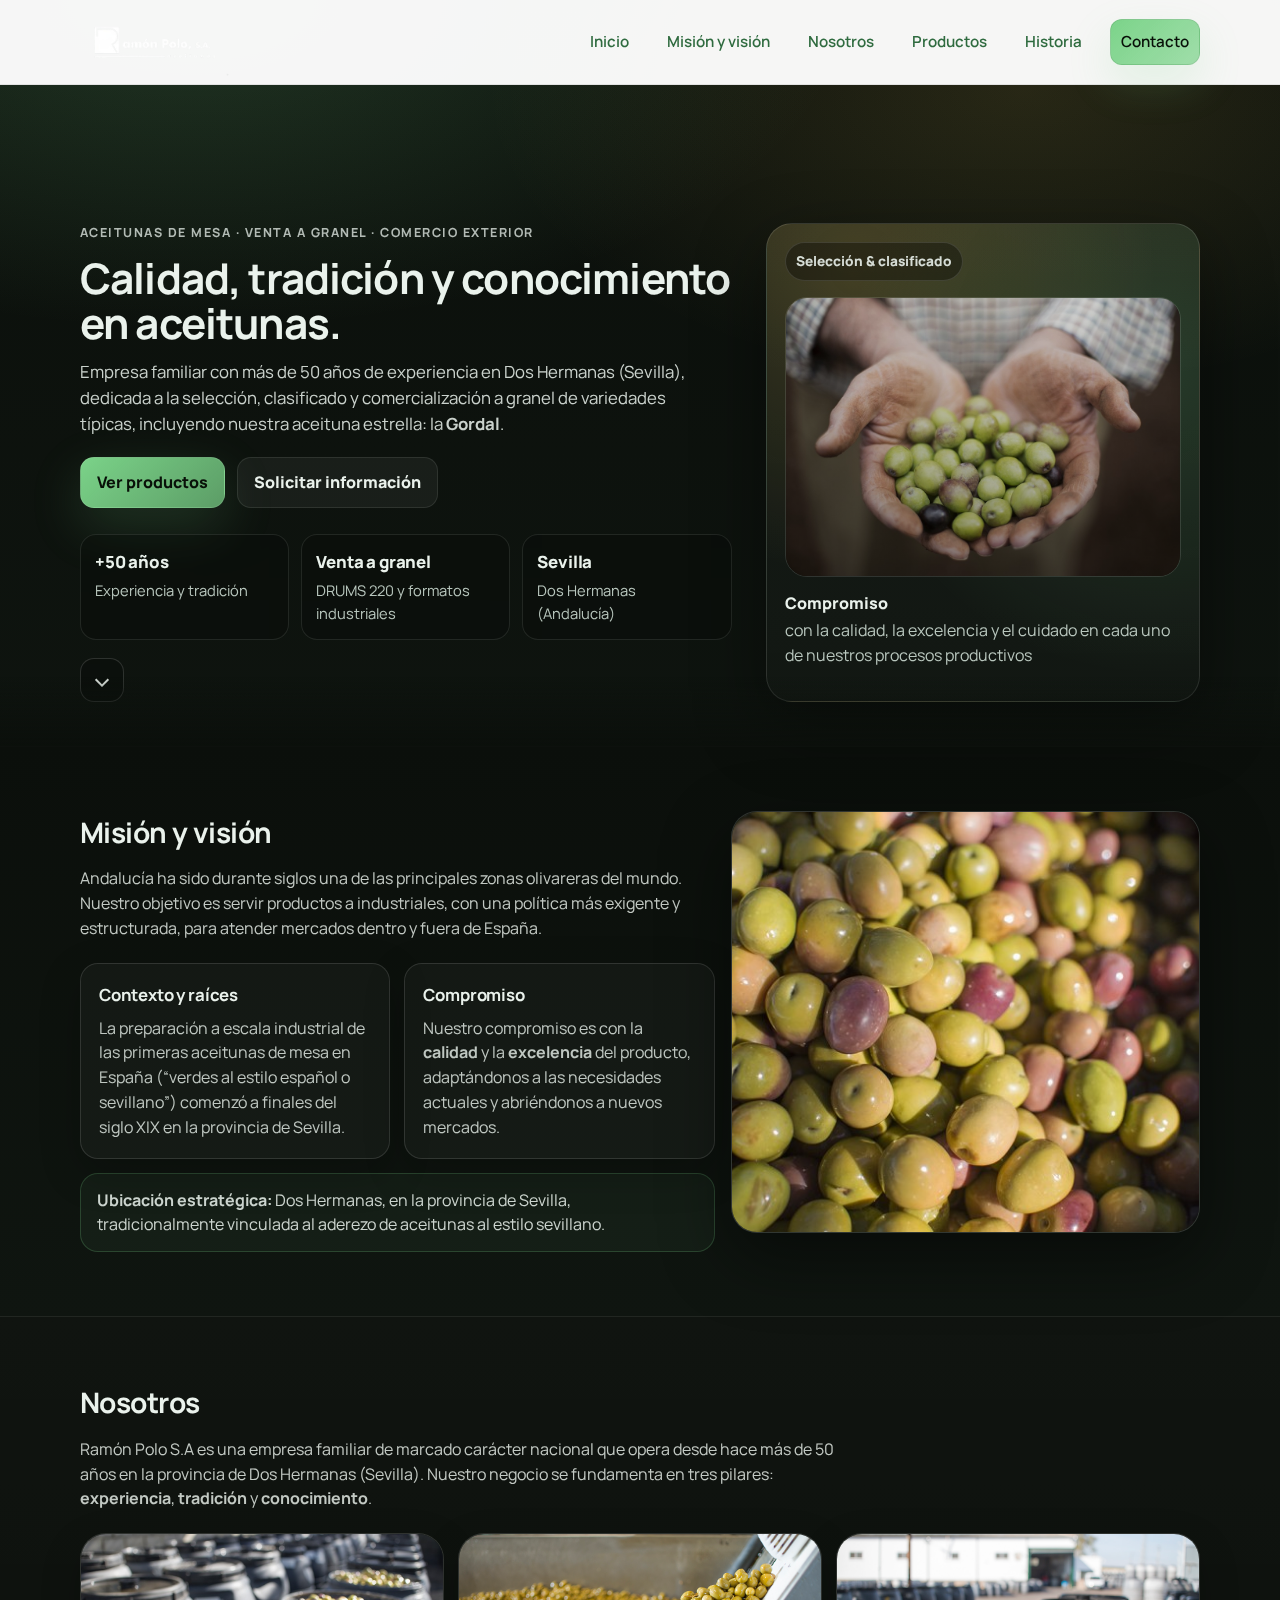
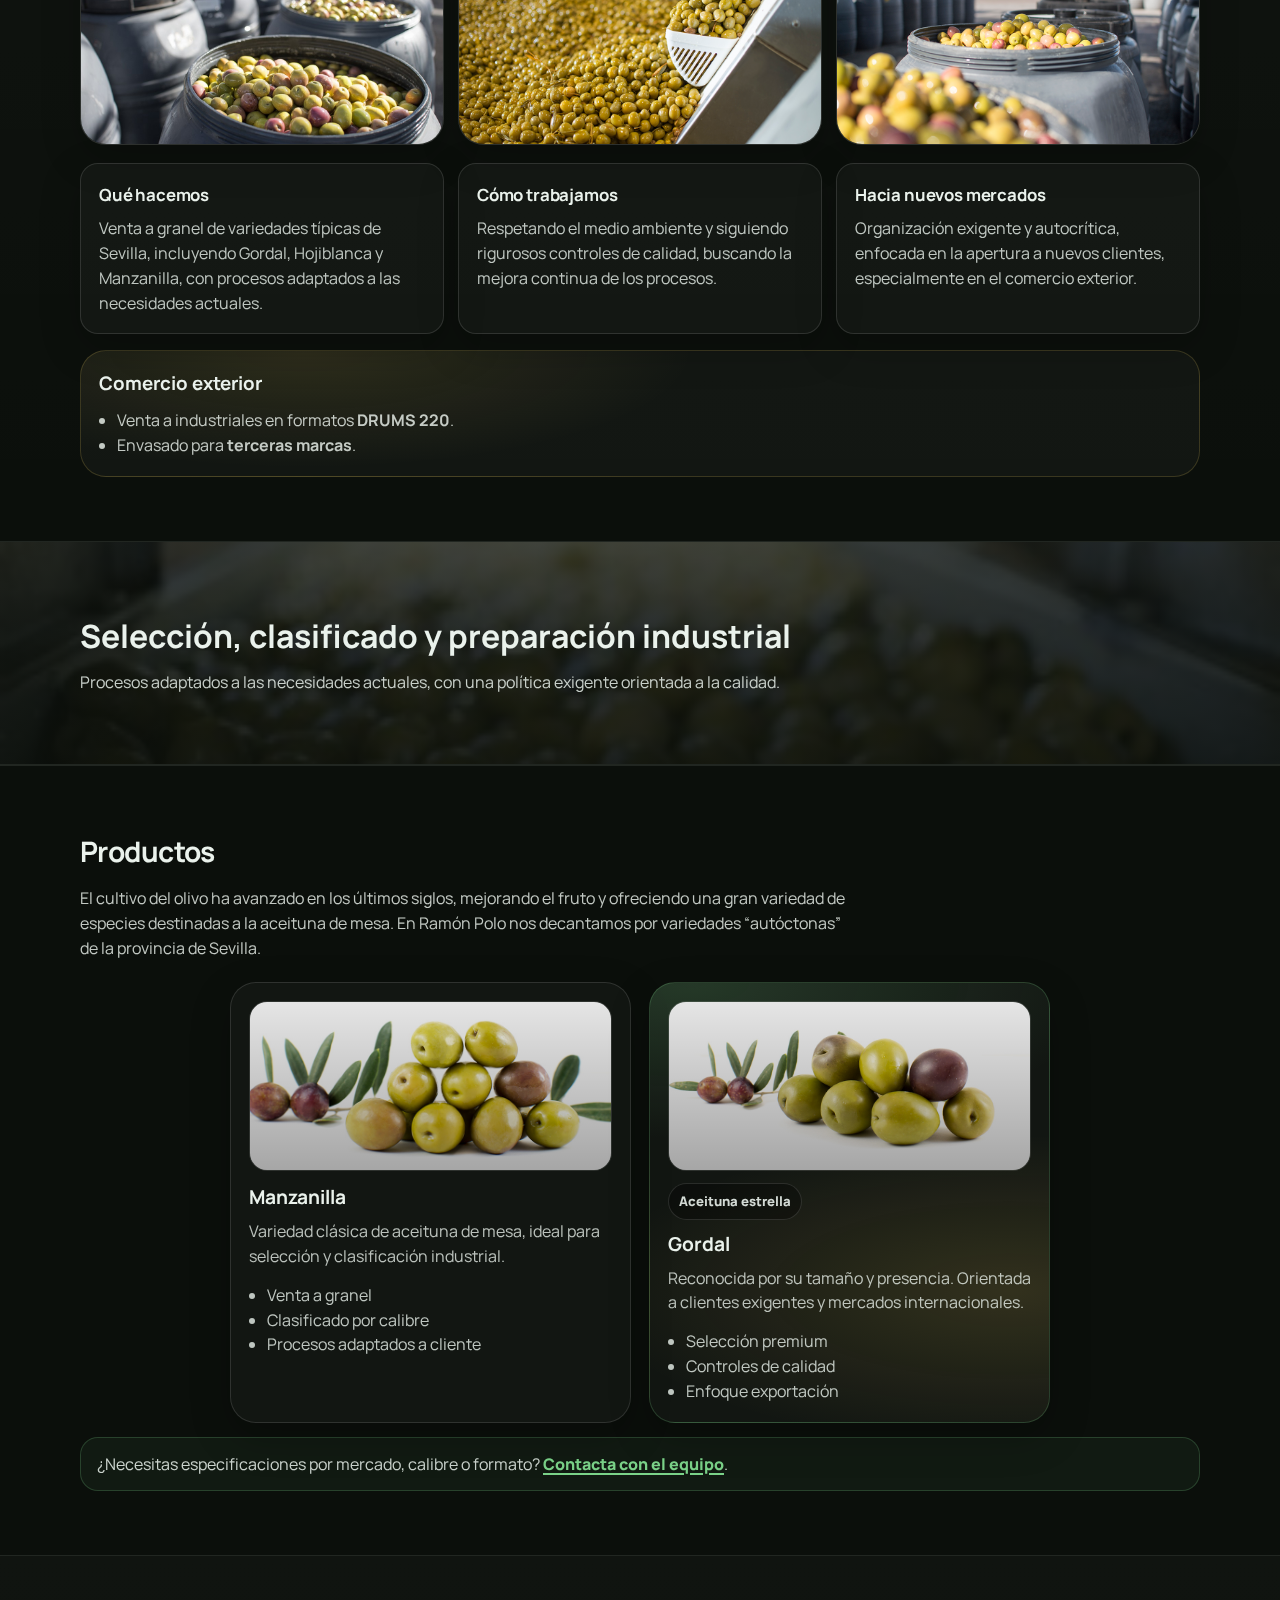
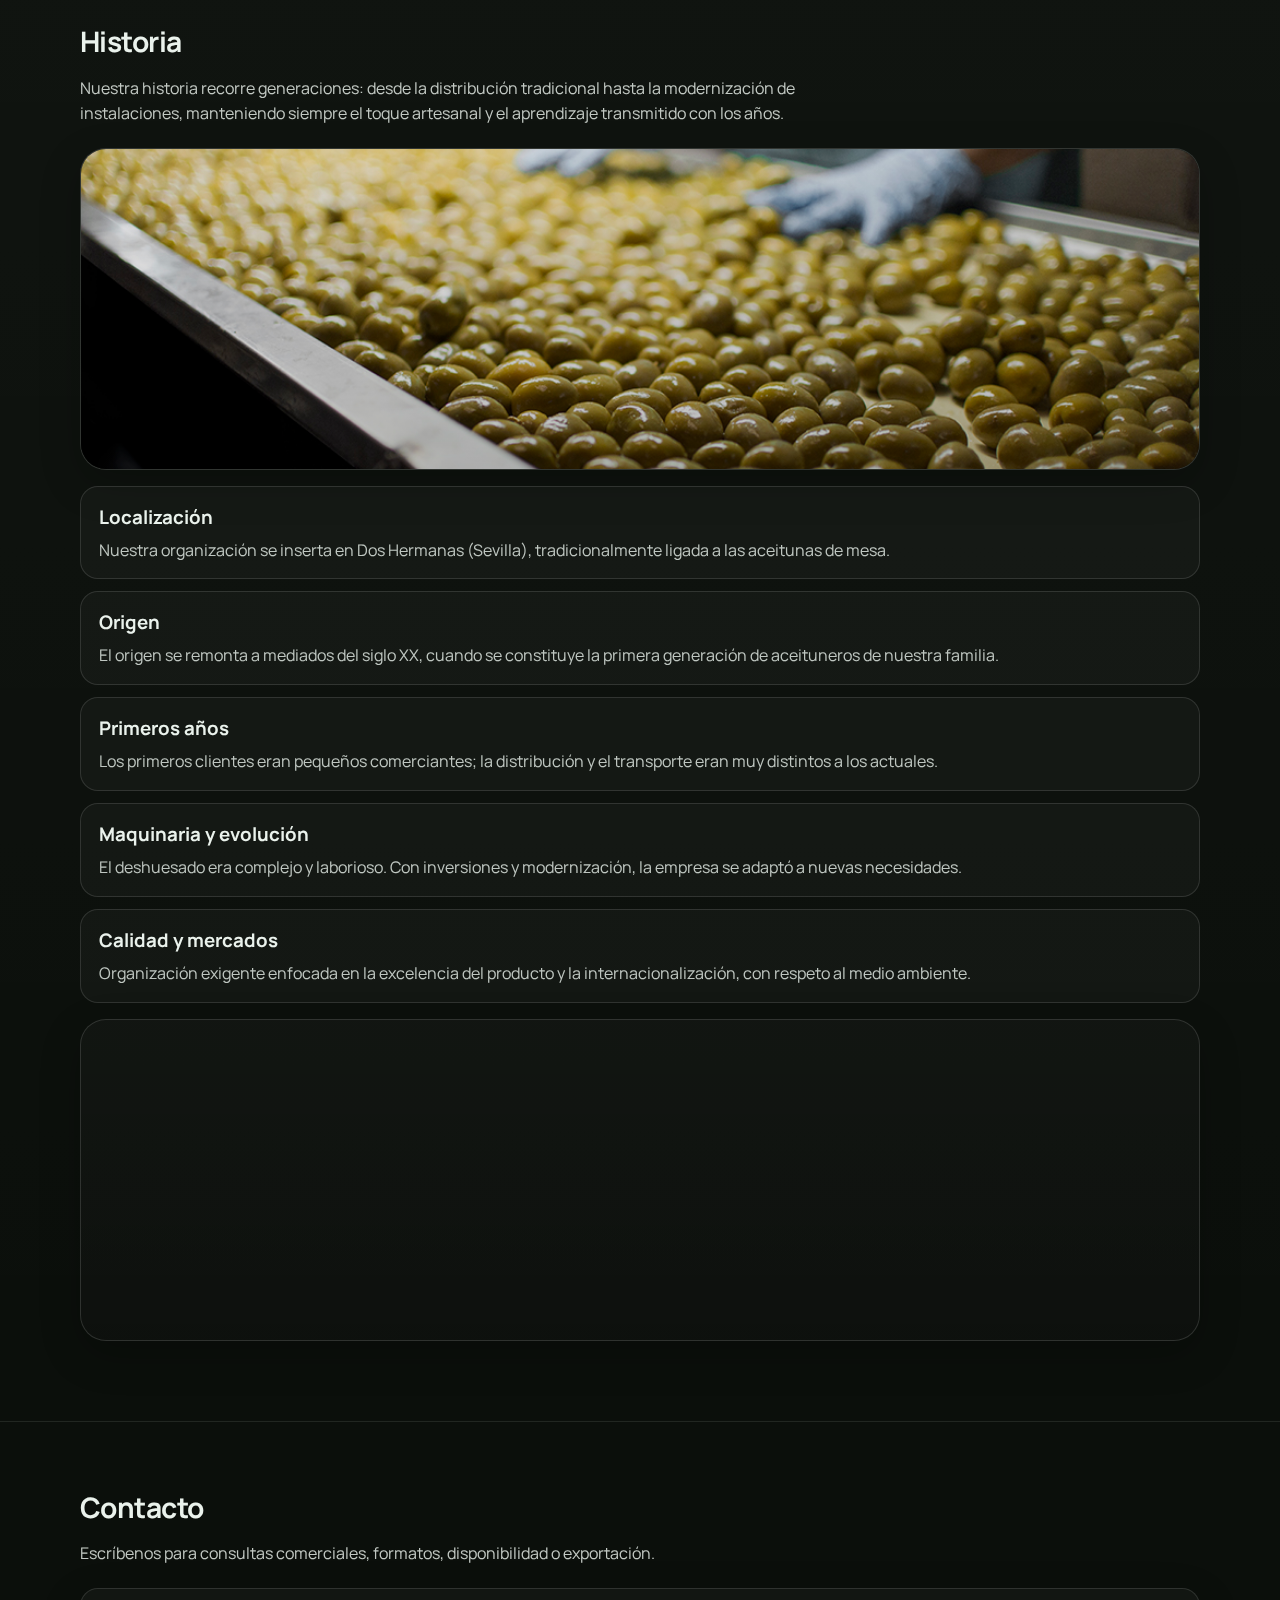
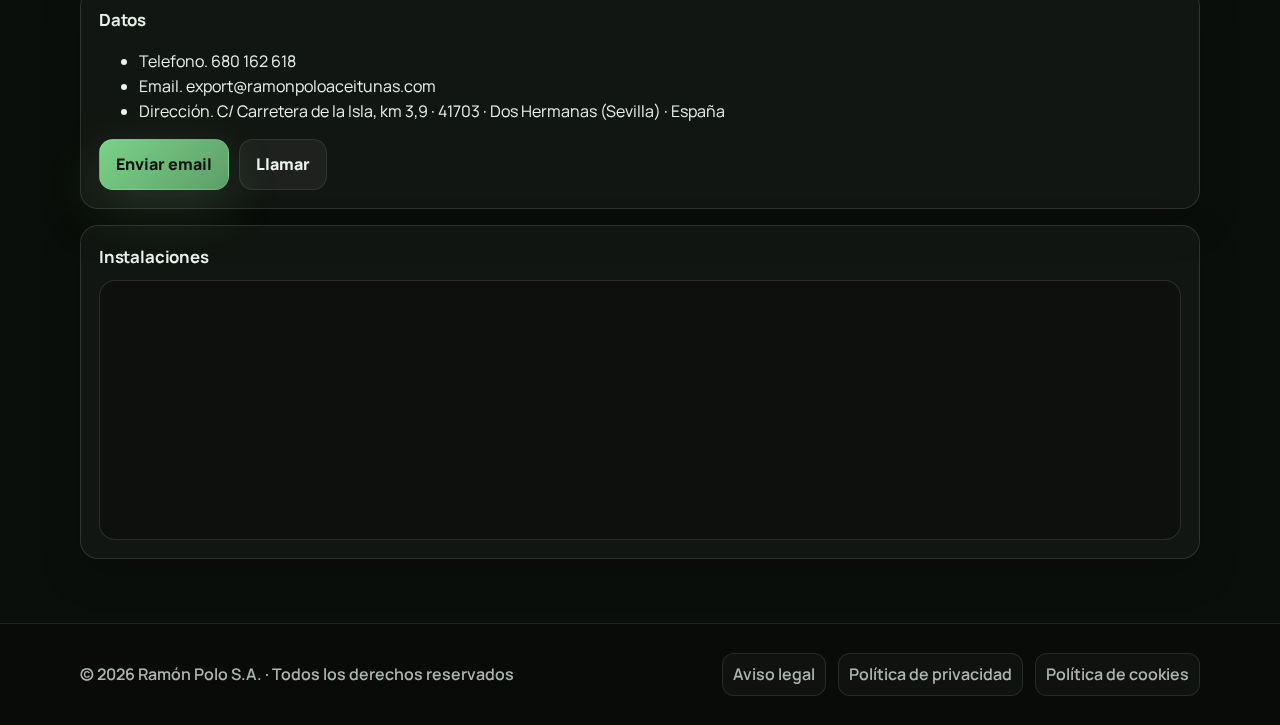
<file: index.html>
<!doctype html>
<html lang="es">
    <link rel="icon" href="img/favicon.ico" type="image/x-icon">
<head>
  <meta charset="utf-8" />
  <meta name="viewport" content="width=device-width, initial-scale=1" />
  <title>Ramón Polo S.A. | Aceitunas</title>
  <meta name="description" content="Compra, procesado y venta a granel de aceitunas de mesa (Gordal, Manzanilla, Hojiblanca). Experiencia, tradición y conocimiento desde hace más de 50 años." />

  <link rel="preconnect" href="https://fonts.googleapis.com">
  <link rel="preconnect" href="https://fonts.gstatic.com" crossorigin>
  <link href="https://fonts.googleapis.com/css2?family=Manrope:wght@300;400;500;600;700&display=swap" rel="stylesheet">

  <link rel="stylesheet" href="styles.css" />
</head>

<body>
  <a class="skip-link" href="#inicio">Saltar al contenido</a>

  <header class="site-header" aria-label="Cabecera">
    <div class="container header-inner">
      <a class="brand" href="#inicio" aria-label="Ir al inicio">
        <img src="img/logoRamonPolo.png" alt="">
        <span class="brand-text">
        </span>
      </a>

      <input class="nav-toggle" type="checkbox" id="nav-toggle" aria-label="Abrir/cerrar menú" />
      <label class="nav-button" for="nav-toggle" aria-hidden="true">
        <span></span><span></span><span></span>
      </label>

      <nav class="nav" aria-label="Menú principal">
        <a href="#inicio">Inicio</a>
        <a href="#mision">Misión y visión</a>
        <a href="#nosotros">Nosotros</a>
        <a href="#productos">Productos</a>
        <a href="#historia">Historia</a>
        <a class="nav-cta" href="#contacto">Contacto</a>
      </nav>
    </div>
  </header>

  <main>
    <!-- HERO FULLSCREEN -->
    <section id="inicio" class="hero hero-full" aria-label="Inicio">
      
      <div class="container hero-grid">
        <div class="hero-copy">
          <p class="eyebrow">Aceitunas de mesa · Venta a granel · Comercio exterior</p>
          <h1>Calidad, tradición y conocimiento en aceitunas.</h1>
          <p class="lead">
            Empresa familiar con más de 50 años de experiencia en Dos Hermanas (Sevilla),
            dedicada a la selección, clasificado y comercialización a granel de variedades típicas,
            incluyendo nuestra aceituna estrella: la <strong>Gordal</strong>.
          </p>

          <div class="hero-actions">
            <a class="btn btn-primary" href="#productos">Ver productos</a>
            <a class="btn btn-ghost" href="#contacto">Solicitar información</a>
          </div>

          <dl class="hero-stats" aria-label="Datos clave">
            <div>
              <dt>+50 años</dt>
              <dd>Experiencia y tradición</dd>
            </div>
            <div>
              <dt>Venta a granel</dt>
              <dd>DRUMS 220 y formatos industriales</dd>
            </div>
            <div>
              <dt>Sevilla</dt>
              <dd>Dos Hermanas (Andalucía)</dd>
            </div>
          </dl>

          <a class="scroll-indicator" href="#mision" aria-label="Bajar a Misión y visión">
            <span></span>
          </a>
        </div>

        <div class="hero-media" aria-hidden="true">
          <div class="media-card">
            <div class="media-badge">Selección &amp; clasificado</div>

            <div class="media-frame">
              <img src="img/aceitunasEnMano.jpg" alt="Proceso de selección de aceitunas" loading="lazy">
            </div>

            <div class="media-caption">
              <strong>Compromiso</strong>
              <span>con la calidad, la excelencia y el cuidado en cada uno de nuestros procesos productivos</span>
            </div>
          </div>
        </div>
      </div>

      <div class="hero-fade" aria-hidden="true"></div>
    </section>

    <!-- MISION (texto + imagen) -->
    <section id="mision" class="section mision">
      <div class="container">
        <div class="split">
          <div class="split-text">
            <div class="section-head">
              <h2>Misión y visión</h2>
              <p>
                Andalucía ha sido durante siglos una de las principales zonas olivareras del mundo.
                Nuestro objetivo es servir productos a industriales, con una política más exigente y estructurada,
                para atender mercados dentro y fuera de España.
              </p>
            </div>

            <div class="cards two">
              <article class="card">
                <h3>Contexto y raíces</h3>
                <p>
                  La preparación a escala industrial de las primeras aceitunas de mesa en España (“verdes al estilo español o sevillano”)
                  comenzó a finales del siglo XIX en la provincia de Sevilla.
                </p>
              </article>

              <article class="card">
                <h3>Compromiso</h3>
                <p>
                  Nuestro compromiso es con la <strong>calidad</strong> y la <strong>excelencia</strong> del producto,
                  adaptándonos a las necesidades actuales y abriéndonos a nuevos mercados.
                </p>
              </article>
            </div>

            <div class="note">
              <p>
                <strong>Ubicación estratégica:</strong> Dos Hermanas, en la provincia de Sevilla, tradicionalmente vinculada al aderezo de aceitunas al estilo sevillano.
              </p>
            </div>
          </div>

          <aside class="split-media" aria-label="Imagen de misión">
            <div class="photo-card">
              <img src="img/aceitunasImagen.jpg" alt="Olivos y aceitunas de mesa" loading="lazy">
            </div>
          </aside>
        </div>
      </div>
    </section>

    <!-- NOSOTROS + galería -->
    <section id="nosotros" class="section alt">
      <div class="container">
        <div class="section-head">
          <h2>Nosotros</h2>
          <p>
            Ramón Polo S.A es una empresa familiar de marcado carácter nacional que opera desde hace más de 50 años en la provincia de Dos Hermanas (Sevilla).
            Nuestro negocio se fundamenta en tres pilares: <strong>experiencia</strong>, <strong>tradición</strong> y <strong>conocimiento</strong>.
          </p>
        </div>

        <div class="image-strip" aria-label="Galería de empresa">
          <figure class="img-tile">
            <img src="img/instalacionesRamonPolo.jpg" alt="Instalaciones de la empresa" loading="lazy">
          </figure>
          <figure class="img-tile">
            <img src="img/clasificacionRamonPolo.jpg" alt="Proceso de clasificado de aceitunas" loading="lazy">
          </figure>
          <figure class="img-tile">
            <img src="img/preparacionRamonPolo.jpg" alt="Preparación para exportación" loading="lazy">
          </figure>
        </div>

        <div class="cards three">
          <article class="card">
            <h3>Qué hacemos</h3>
            <p>
              Venta a granel de variedades típicas de Sevilla, incluyendo Gordal, Hojiblanca y Manzanilla,
              con procesos adaptados a las necesidades actuales.
            </p>
          </article>

          <article class="card">
            <h3>Cómo trabajamos</h3>
            <p>
              Respetando el medio ambiente y siguiendo rigurosos controles de calidad,
              buscando la mejora continua de los procesos.
            </p>
          </article>

          <article class="card">
            <h3>Hacia nuevos mercados</h3>
            <p>
              Organización exigente y autocrítica, enfocada en la apertura a nuevos clientes,
              especialmente en el comercio exterior.
            </p>
          </article>
        </div>

        <div class="callout">
          <h3>Comercio exterior</h3>
          <ul>
            <li>Venta a industriales en formatos <strong>DRUMS 220</strong>.</li>
            <li>Envasado para <strong>terceras marcas</strong>.</li>
          </ul>
        </div>
      </div>
    </section>

    <!-- BANNER VISUAL -->
    <section class="banner" aria-label="Sección visual">
      <div class="banner-media" aria-hidden="true">
        <img src="img/bannerRamonPolo.jpg" alt="" loading="lazy">
      </div>
      <div class="container banner-content">
        <h2>Selección, clasificado y preparación industrial</h2>
        <p>Procesos adaptados a las necesidades actuales, con una política exigente orientada a la calidad.</p>
      </div>
    </section>

    <!-- PRODUCTOS (con imagen por tarjeta) -->
    <section id="productos" class="section">
      <div class="container">
        <div class="section-head">
          <h2>Productos</h2>
          <p>
            El cultivo del olivo ha avanzado en los últimos siglos, mejorando el fruto y ofreciendo una gran variedad de especies
            destinadas a la aceituna de mesa. En Ramón Polo nos decantamos por variedades “autóctonas” de la provincia de Sevilla.
          </p>
        </div>

        <div class="product-grid">
          <article class="product">
            <div class="product-media">
              <img src="img/manzanillaRamonPolo.jpg" alt="Aceituna Manzanilla" loading="lazy">
            </div>
            <div class="product-top">
              <h3>Manzanilla</h3>
              <p>Variedad clásica de aceituna de mesa, ideal para selección y clasificación industrial.</p>
            </div>
            <ul class="product-list">
              <li>Venta a granel</li>
              <li>Clasificado por calibre</li>
              <li>Procesos adaptados a cliente</li>
            </ul>
          </article>

          <article class="product featured">
            <div class="product-media">
              <img src="img/gordalRamonPolo.jpg" alt="Aceituna Gordal" loading="lazy">
            </div>
            <div class="product-top">
              <span class="tag">Aceituna estrella</span>
              <h3>Gordal</h3>
              <p>Reconocida por su tamaño y presencia. Orientada a clientes exigentes y mercados internacionales.</p>
            </div>
            <ul class="product-list">
              <li>Selección premium</li>
              <li>Controles de calidad</li>
              <li>Enfoque exportación</li>
            </ul>
          </article>
        </div>

        <div class="note">
          <p>
            ¿Necesitas especificaciones por mercado, calibre o formato? <a href="#contacto">Contacta con el equipo</a>.
          </p>
        </div>
      </div>
    </section>

<!-- HISTORIA (normal: texto -> imagen -> tarjetas -> imagen) -->
<section id="historia" class="section alt">
  <div class="container">
    <div class="section-head">
      <h2>Historia</h2>
      <p>
        Nuestra historia recorre generaciones: desde la distribución tradicional hasta la modernización de instalaciones,
        manteniendo siempre el toque artesanal y el aprendizaje transmitido con los años.
      </p>
    </div>

    <!-- Imagen 1 -->
    <figure class="history-wide">
      <img src="img/cintaRamonPolo.jpg" alt="Proceso de selección de aceitunas" loading="lazy">
    </figure>

    <!-- Tarjetas -->
    <div class="timeline" aria-label="Línea temporal">
      <article class="step">
        <h3>Localización</h3>
        <p>Nuestra organización se inserta en Dos Hermanas (Sevilla), tradicionalmente ligada a las aceitunas de mesa.</p>
      </article>

      <article class="step">
        <h3>Origen</h3>
        <p>El origen se remonta a mediados del siglo XX, cuando se constituye la primera generación de aceituneros de nuestra familia.</p>
      </article>

      <article class="step">
        <h3>Primeros años</h3>
        <p>Los primeros clientes eran pequeños comerciantes; la distribución y el transporte eran muy distintos a los actuales.</p>
      </article>

      <article class="step">
        <h3>Maquinaria y evolución</h3>
        <p>El deshuesado era complejo y laborioso. Con inversiones y modernización, la empresa se adaptó a nuevas necesidades.</p>
      </article>

      <article class="step">
        <h3>Calidad y mercados</h3>
        <p>Organización exigente enfocada en la excelencia del producto y la internacionalización, con respeto al medio ambiente.</p>
      </article>
    </div>

    <!-- Imagen 2 (cierre de sección) -->
    <figure class="history-wide">
      <img src="img/bombonaRamonPolo.jpg" alt="Almacenamiento y preparación industrial" loading="lazy">
    </figure>
  </div>
</section>




    <!-- CONTACTO-->
    <!-- CONTACTO (sin formulario: solo datos + mapa) -->
<section id="contacto" class="section">
  <div class="container">
    <div class="section-head">
      <h2>Contacto</h2>
      <p>Escríbenos para consultas comerciales, formatos, disponibilidad o exportación.</p>
    </div>

    <div class="contact-grid contact-simple">
      <!-- TARJETA DATOS -->
      <div class="info card">
        <h3>Datos</h3>
        <ul class="info-list">
          <li><span>Telefono.</span> <a href="tel:+34680162618">680 162 618</a></li>
          <li><span>Email.</span> <a href="mailto:export@ramonpoloaceitunas.com">export@ramonpoloaceitunas.com</a></li>
          <li><span>Dirección.</span> C/ Carretera de la Isla, km 3,9 · 41703 · Dos Hermanas (Sevilla) · España</li>
        </ul>

        <div class="contact-actions">
          <a class="btn btn-primary" href="mailto:export@ramonpoloaceitunas.com">Enviar email</a>
          <a class="btn btn-ghost" href="tel:+34680162618">Llamar</a>
        </div>
      </div>

      <!-- TARJETA MAPA -->
      <div class="info card">
        <h3>Instalaciones</h3>

        <div class="map-embed" aria-label="Mapa de ubicación">
          <!-- Sustituye el src por el iframe oficial de Google Maps de la empresa -->
          <iframe
            title="Ubicación Ramón Polo S.A."
            src="https://www.google.com/maps?q=Carretera%20de%20la%20Isla%20km%203.9%20Dos%20Hermanas%20Sevilla&output=embed"
            loading="lazy"
            referrerpolicy="no-referrer-when-downgrade"
            allowfullscreen>
          </iframe>
        </div>

      </div>
    </div>
  </div>
</section>

  </main>


   <!-- FOOTER -->
  <footer class="footer" aria-label="Pie de página">
    <div class="container footer-inner">
      <p>© <span id="year">2026</span> Ramón Polo S.A. · Todos los derechos reservados</p>
      <div class="footer-links">
        <a href="aviso-legal.html">Aviso legal</a>
        <a href="politica-privacidad.html">Política de privacidad</a>
        <a href="politica-cookies.html">Política de cookies</a>
      </div>
    </div>
  </footer>

  <script>
    document.getElementById("year").textContent = new Date().getFullYear();
  // Cerrar menú móvil al hacer clic en un enlace
  const navToggle = document.getElementById('nav-toggle');
  const navLinks = document.querySelectorAll('.nav a');

  navLinks.forEach(link => {
    link.addEventListener('click', () => {
      if (navToggle.checked) {
        navToggle.checked = false;
      }
    });
  });
  </script>
</body>
</html>
</file>
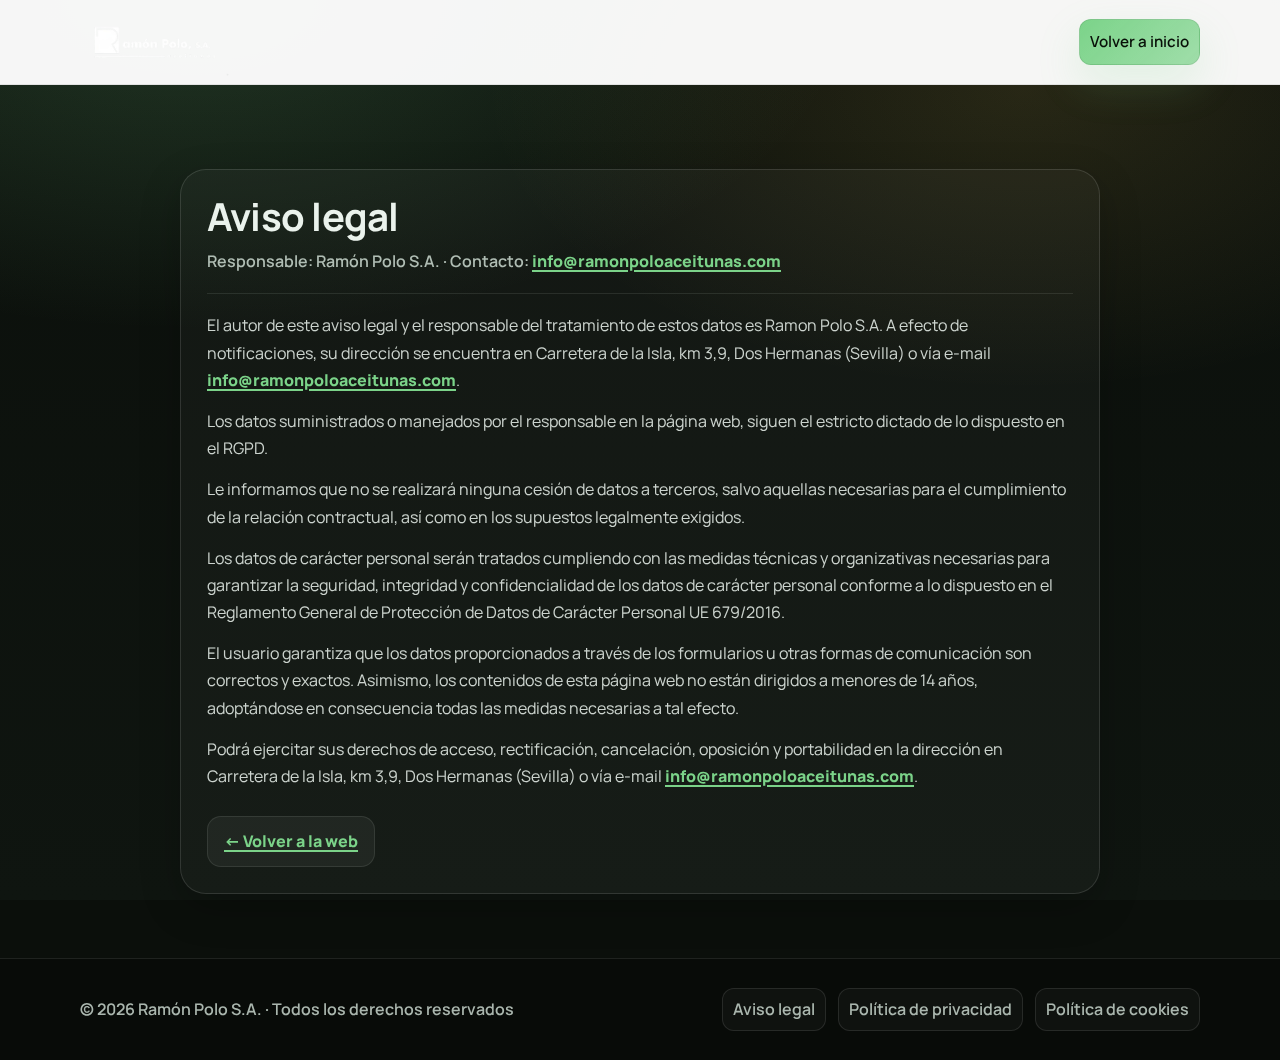
<file: aviso-legal.html>
<!doctype html>
<html lang="es">
  <link rel="icon" href="img/favicon.ico" type="image/x-icon">
<head>
  <meta charset="utf-8" />
  <meta name="viewport" content="width=device-width, initial-scale=1" />
  <title>Aviso legal | Ramón Polo S.A.</title>
  <meta name="description" content="Aviso legal y protección de datos de Ramón Polo S.A." />

  <!-- Misma fuente -->
  <link rel="preconnect" href="https://fonts.googleapis.com">
  <link rel="preconnect" href="https://fonts.gstatic.com" crossorigin>
  <link href="https://fonts.googleapis.com/css2?family=Manrope:wght@300;400;500;600;700&display=swap" rel="stylesheet">

  <!-- Tu CSS principal -->
  <link rel="stylesheet" href="styles.css" />

  <!-- Estilo mínimo SOLO para esta página (no afecta a la home) -->
  <style>
    .legal{
      padding: 84px 0 64px;
    }
    .legal-card{
      max-width: 920px;
      margin: 0 auto;
      border-radius: var(--radius-lg);
      border: 1px solid rgba(255,255,255,.12);
      background: rgba(255,255,255,.03);
      box-shadow: 0 14px 40px rgba(0,0,0,.22);
      padding: 26px;
    }
    .legal h1{
      margin: 0 0 10px;
      font-size: clamp(2rem, 3vw, 2.6rem);
      letter-spacing: -.02em;
      line-height: 1.1;
    }
    .legal .meta{
      margin: 0 0 18px;
      color: rgba(184,198,189,.95);
      font-weight: 600;
    }
    .legal p{
      margin: 0 0 14px;
      color: rgba(234,242,236,.86);
      line-height: 1.7;
    }
    .legal .divider{
      height: 1px;
      background: rgba(234,242,236,.10);
      margin: 18px 0;
    }
    .legal a{
      color: var(--accent);
      font-weight: 800;
      text-decoration: underline;
      text-underline-offset: 3px;
      text-decoration-thickness: 2px;
    }
    .legal .back{
      display:inline-flex;
      margin-top: 12px;
    }
  </style>
</head>

<body>
  <!-- Header simple reutilizando tu estilo -->
  <header class="site-header" aria-label="Cabecera">
    <div class="container header-inner">
      <a class="brand" href="index.html#inicio" aria-label="Ir a la página principal">
        <img src="img/logoRamonPolo.png" alt="Ramón Polo S.A." />

      </a>

      <nav class="nav" aria-label="Menú">
        <a class="nav-cta" href="index.html#inicio">Volver a inicio</a>
      </nav>
    </div>
  </header>

  <main class="legal">
    <div class="container">
      <article class="legal-card" aria-label="Aviso legal">
        <h1>Aviso legal</h1>
        <p class="meta">
          Responsable: Ramón Polo S.A. · Contacto: <a href="mailto:info@ramonpoloaceitunas.com">info@ramonpoloaceitunas.com</a>
        </p>

        <div class="divider" aria-hidden="true"></div>

        <p>
          El autor de este aviso legal y el responsable del tratamiento de estos datos es Ramon Polo S.A. A efecto de notificaciones,
          su dirección se encuentra en Carretera de la Isla, km 3,9, Dos Hermanas (Sevilla) o vía e-mail
          <a href="mailto:info@ramonpoloaceitunas.com">info@ramonpoloaceitunas.com</a>.
        </p>

        <p>
          Los datos suministrados o manejados por el responsable en la página web, siguen el estricto dictado de lo dispuesto en el RGPD.
        </p>

        <p>
          Le informamos que no se realizará ninguna cesión de datos a terceros, salvo aquellas necesarias para el cumplimiento de la relación
          contractual, así como en los supuestos legalmente exigidos.
        </p>

        <p>
          Los datos de carácter personal serán tratados cumpliendo con las medidas técnicas y organizativas necesarias para garantizar la seguridad,
          integridad y confidencialidad de los datos de carácter personal conforme a lo dispuesto en el Reglamento General de Protección de Datos
          de Carácter Personal UE 679/2016.
        </p>

        <p>
          El usuario garantiza que los datos proporcionados a través de los formularios u otras formas de comunicación son correctos y exactos.
          Asimismo, los contenidos de esta página web no están dirigidos a menores de 14 años, adoptándose en consecuencia todas las medidas necesarias
          a tal efecto.
        </p>

        <p>
          Podrá ejercitar sus derechos de acceso, rectificación, cancelación, oposición y portabilidad en la dirección en Carretera de la Isla, km 3,9,
          Dos Hermanas (Sevilla) o vía e-mail
          <a href="mailto:info@ramonpoloaceitunas.com">info@ramonpoloaceitunas.com</a>.
        </p>

        <a class="btn btn-ghost back" href="index.html#inicio">← Volver a la web</a>
      </article>
    </div>
  </main>

  <footer class="footer" aria-label="Pie de página">
    <div class="container footer-inner">
      <p>© <span id="year">2026</span> Ramón Polo S.A. · Todos los derechos reservados</p>
      <div class="footer-links">
        <a href="aviso-legal.html">Aviso legal</a>
        <a href="#">Política de privacidad</a>
        <a href="#">Política de cookies</a>
      </div>
    </div>
  </footer>

  <script>
    document.getElementById("year").textContent = new Date().getFullYear();
  </script>
</body>
</html>
</file>
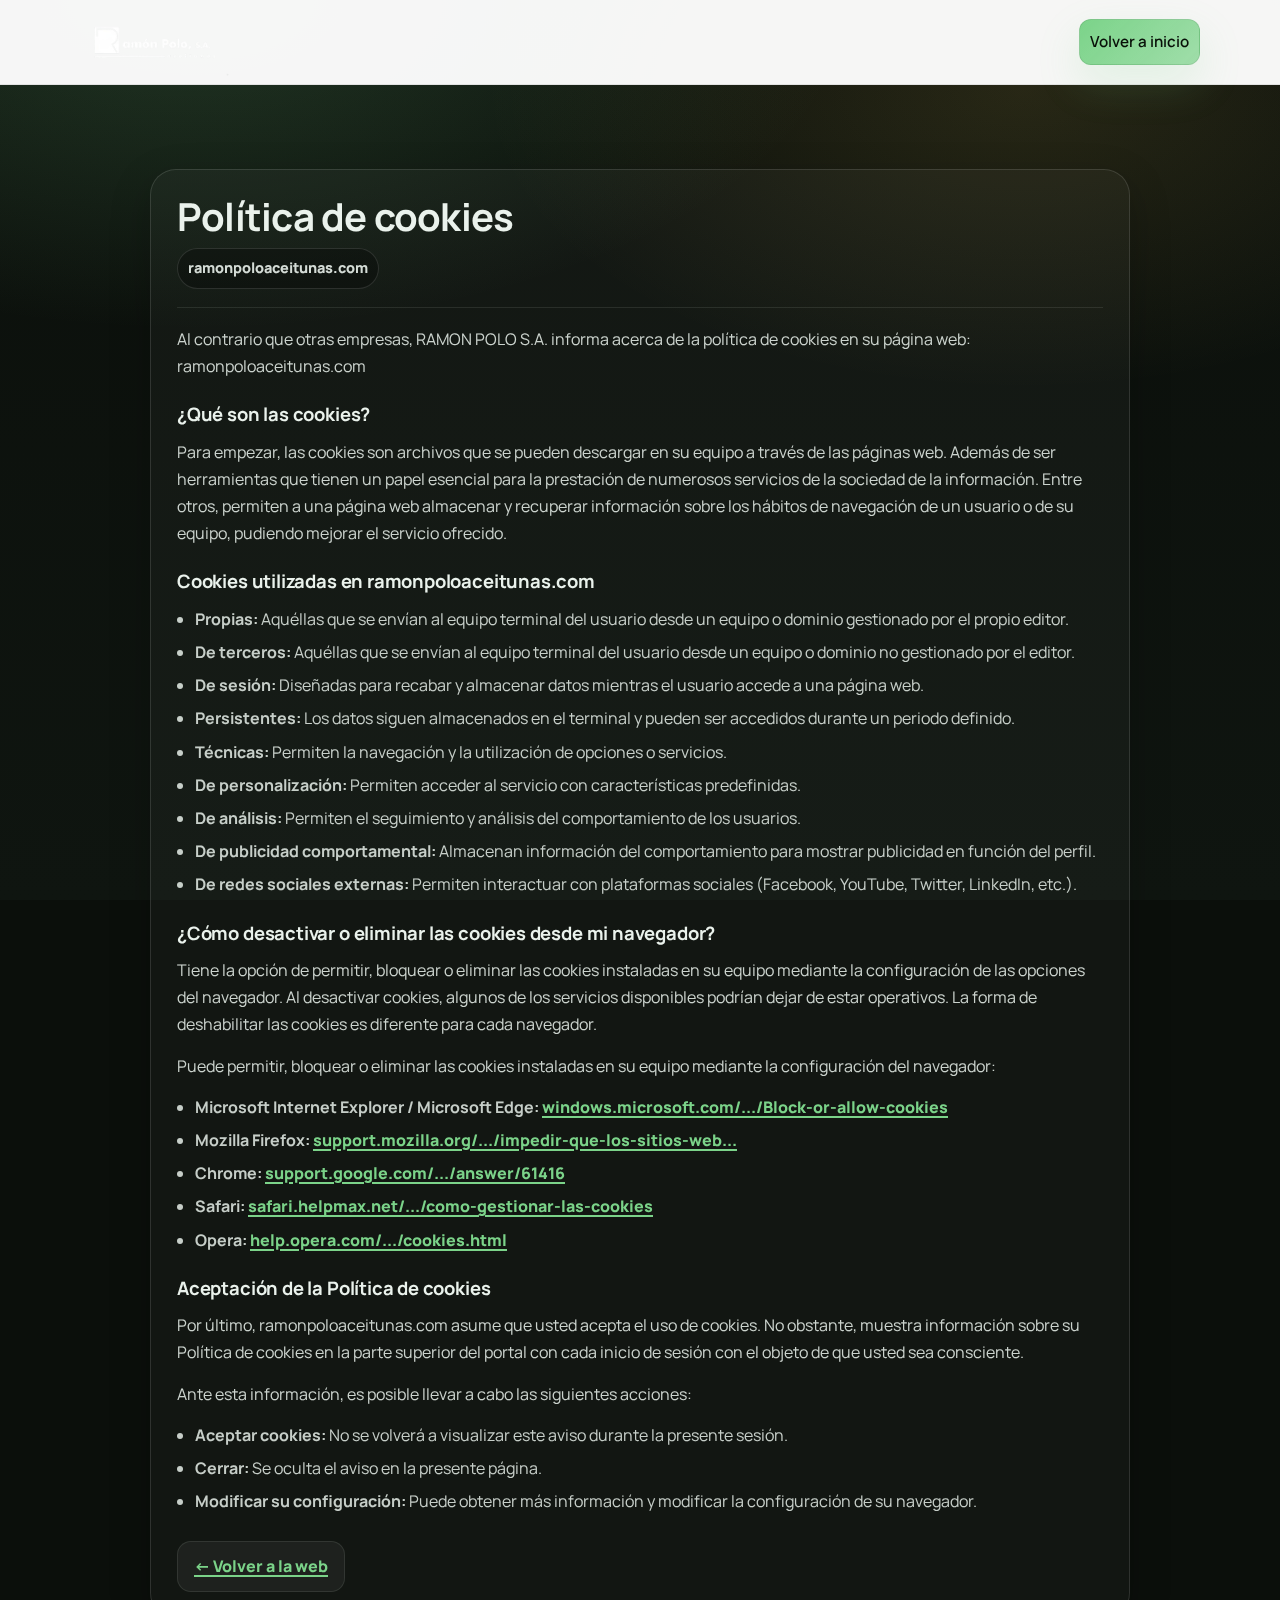
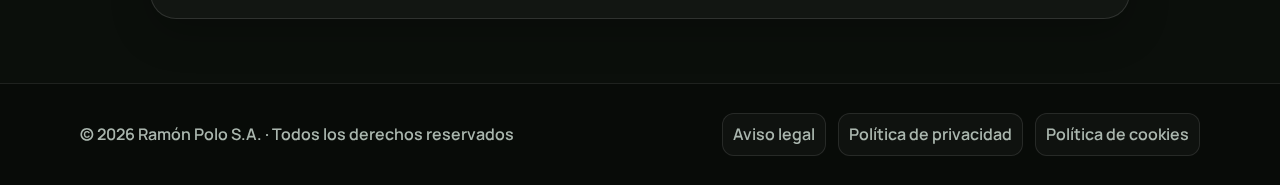
<file: politica-cookies.html>
<!doctype html>
<html lang="es">
  <link rel="icon" href="img/favicon.ico" type="image/x-icon">
<head>
  <meta charset="utf-8" />
  <meta name="viewport" content="width=device-width, initial-scale=1" />
  <title>Política de cookies | Ramón Polo S.A.</title>
  <meta name="description" content="Política de cookies de Ramón Polo S.A." />

  <!-- Misma fuente -->
  <link rel="preconnect" href="https://fonts.googleapis.com">
  <link rel="preconnect" href="https://fonts.gstatic.com" crossorigin>
  <link href="https://fonts.googleapis.com/css2?family=Manrope:wght@300;400;500;600;700&display=swap" rel="stylesheet">

  <!-- Tu CSS principal -->
  <link rel="stylesheet" href="styles.css" />

  <!-- Estilo mínimo SOLO para esta página -->
  <style>
    .legal{ padding: 84px 0 64px; }
    .legal-card{
      max-width: 980px;
      margin: 0 auto;
      border-radius: var(--radius-lg);
      border: 1px solid rgba(255,255,255,.12);
      background: rgba(255,255,255,.03);
      box-shadow: 0 14px 40px rgba(0,0,0,.22);
      padding: 26px;
    }
    .legal h1{
      margin: 0 0 10px;
      font-size: clamp(2rem, 3vw, 2.6rem);
      letter-spacing: -.02em;
      line-height: 1.1;
    }
    .legal .meta{
      margin: 0 0 18px;
      color: rgba(184,198,189,.95);
      font-weight: 600;
    }
    .legal h2{
      margin: 20px 0 10px;
      font-size: 1.15rem;
      letter-spacing: -.01em;
    }
    .legal p{
      margin: 0 0 14px;
      color: rgba(234,242,236,.86);
      line-height: 1.7;
    }
    .legal ul{
      margin: 0 0 14px;
      padding-left: 18px;
      color: rgba(234,242,236,.84);
      line-height: 1.7;
    }
    .legal li{ margin: 6px 0; }
    .legal .divider{
      height: 1px;
      background: rgba(234,242,236,.10);
      margin: 18px 0;
    }
    .legal a{
      color: var(--accent);
      font-weight: 800;
      text-decoration: underline;
      text-underline-offset: 3px;
      text-decoration-thickness: 2px;
      word-break: break-word;
    }
    .legal .back{
      display:inline-flex;
      margin-top: 12px;
    }
    .pill{
      display:inline-flex;
      padding: 7px 10px;
      border-radius: 999px;
      border: 1px solid rgba(255,255,255,.12);
      background: rgba(0,0,0,.28);
      color: rgba(234,242,236,.90);
      font-weight: 800;
      font-size: .9rem;
    }
    .legal .note{
      margin-top: 14px;
    }
  </style>
</head>

<body>
  <header class="site-header" aria-label="Cabecera">
    <div class="container header-inner">
      <a class="brand" href="index.html#inicio" aria-label="Ir a la página principal">
        <img src="img/logoRamonPolo.png" alt="Ramón Polo S.A." />
      </a>

      <nav class="nav" aria-label="Menú">
        <a class="nav-cta" href="index.html#inicio">Volver a inicio</a>
      </nav>
    </div>
  </header>

  <main class="legal">
    <div class="container">
      <article class="legal-card" aria-label="Política de cookies">
        <h1>Política de cookies</h1>
        <p class="meta">
          <span class="pill">ramonpoloaceitunas.com</span>
        </p>

        <div class="divider" aria-hidden="true"></div>

        <p>
          Al contrario que otras empresas, RAMON POLO S.A. informa acerca de la política de cookies en su página web:
          ramonpoloaceitunas.com
        </p>

        <h2>¿Qué son las cookies?</h2>
        <p>
          Para empezar, las cookies son archivos que se pueden descargar en su equipo a través de las páginas web. Además de ser herramientas
          que tienen un papel esencial para la prestación de numerosos servicios de la sociedad de la información. Entre otros, permiten a una
          página web almacenar y recuperar información sobre los hábitos de navegación de un usuario o de su equipo, pudiendo mejorar el servicio ofrecido.
        </p>

        <h2>Cookies utilizadas en ramonpoloaceitunas.com</h2>
        <ul>
          <li><strong>Propias:</strong> Aquéllas que se envían al equipo terminal del usuario desde un equipo o dominio gestionado por el propio editor.</li>
          <li><strong>De terceros:</strong> Aquéllas que se envían al equipo terminal del usuario desde un equipo o dominio no gestionado por el editor.</li>
          <li><strong>De sesión:</strong> Diseñadas para recabar y almacenar datos mientras el usuario accede a una página web.</li>
          <li><strong>Persistentes:</strong> Los datos siguen almacenados en el terminal y pueden ser accedidos durante un periodo definido.</li>
          <li><strong>Técnicas:</strong> Permiten la navegación y la utilización de opciones o servicios.</li>
          <li><strong>De personalización:</strong> Permiten acceder al servicio con características predefinidas.</li>
          <li><strong>De análisis:</strong> Permiten el seguimiento y análisis del comportamiento de los usuarios.</li>
          <li><strong>De publicidad comportamental:</strong> Almacenan información del comportamiento para mostrar publicidad en función del perfil.</li>
          <li><strong>De redes sociales externas:</strong> Permiten interactuar con plataformas sociales (Facebook, YouTube, Twitter, LinkedIn, etc.).</li>
        </ul>

        <h2>¿Cómo desactivar o eliminar las cookies desde mi navegador?</h2>
        <p>
          Tiene la opción de permitir, bloquear o eliminar las cookies instaladas en su equipo mediante la configuración de las opciones del navegador.
          Al desactivar cookies, algunos de los servicios disponibles podrían dejar de estar operativos. La forma de deshabilitar las cookies es diferente
          para cada navegador.
        </p>
        <p>Puede permitir, bloquear o eliminar las cookies instaladas en su equipo mediante la configuración del navegador:</p>

        <ul>
          <li><strong>Microsoft Internet Explorer / Microsoft Edge:</strong> <a href="http://windows.microsoft.com/es-es/windows-vista/Block-or-allow-cookies">windows.microsoft.com/.../Block-or-allow-cookies</a></li>
          <li><strong>Mozilla Firefox:</strong> <a href="http://support.mozilla.org/es/kb/impedir-que-los-sitios-web-guarden-sus-preferencia">support.mozilla.org/.../impedir-que-los-sitios-web...</a></li>
          <li><strong>Chrome:</strong> <a href="https://support.google.com/accounts/answer/61416?hl=es">support.google.com/.../answer/61416</a></li>
          <li><strong>Safari:</strong> <a href="http://safari.helpmax.net/es/privacidad-y-seguridad/como-gestionar-las-cookies/">safari.helpmax.net/.../como-gestionar-las-cookies</a></li>
          <li><strong>Opera:</strong> <a href="http://help.opera.com/Linux/10.60/es-ES/cookies.html">help.opera.com/.../cookies.html</a></li>
        </ul>

        <h2>Aceptación de la Política de cookies</h2>
        <p>
          Por último, ramonpoloaceitunas.com asume que usted acepta el uso de cookies. No obstante, muestra información sobre su Política de cookies
          en la parte superior del portal con cada inicio de sesión con el objeto de que usted sea consciente.
        </p>
        <p>Ante esta información, es posible llevar a cabo las siguientes acciones:</p>
        <ul>
          <li><strong>Aceptar cookies:</strong> No se volverá a visualizar este aviso durante la presente sesión.</li>
          <li><strong>Cerrar:</strong> Se oculta el aviso en la presente página.</li>
          <li><strong>Modificar su configuración:</strong> Puede obtener más información y modificar la configuración de su navegador.</li>
        </ul>

        <a class="btn btn-ghost back" href="index.html#inicio">← Volver a la web</a>
      </article>
    </div>
  </main>

  <footer class="footer" aria-label="Pie de página">
    <div class="container footer-inner">
      <p>© <span id="year">2026</span> Ramón Polo S.A. · Todos los derechos reservados</p>
      <div class="footer-links">
        <a href="aviso-legal.html">Aviso legal</a>
        <a href="politica-privacidad.html">Política de privacidad</a>
        <a href="politica-cookies.html">Política de cookies</a>
      </div>
    </div>
  </footer>

  <script>
    document.getElementById("year").textContent = new Date().getFullYear();
  </script>
</body>
</html>
</file>
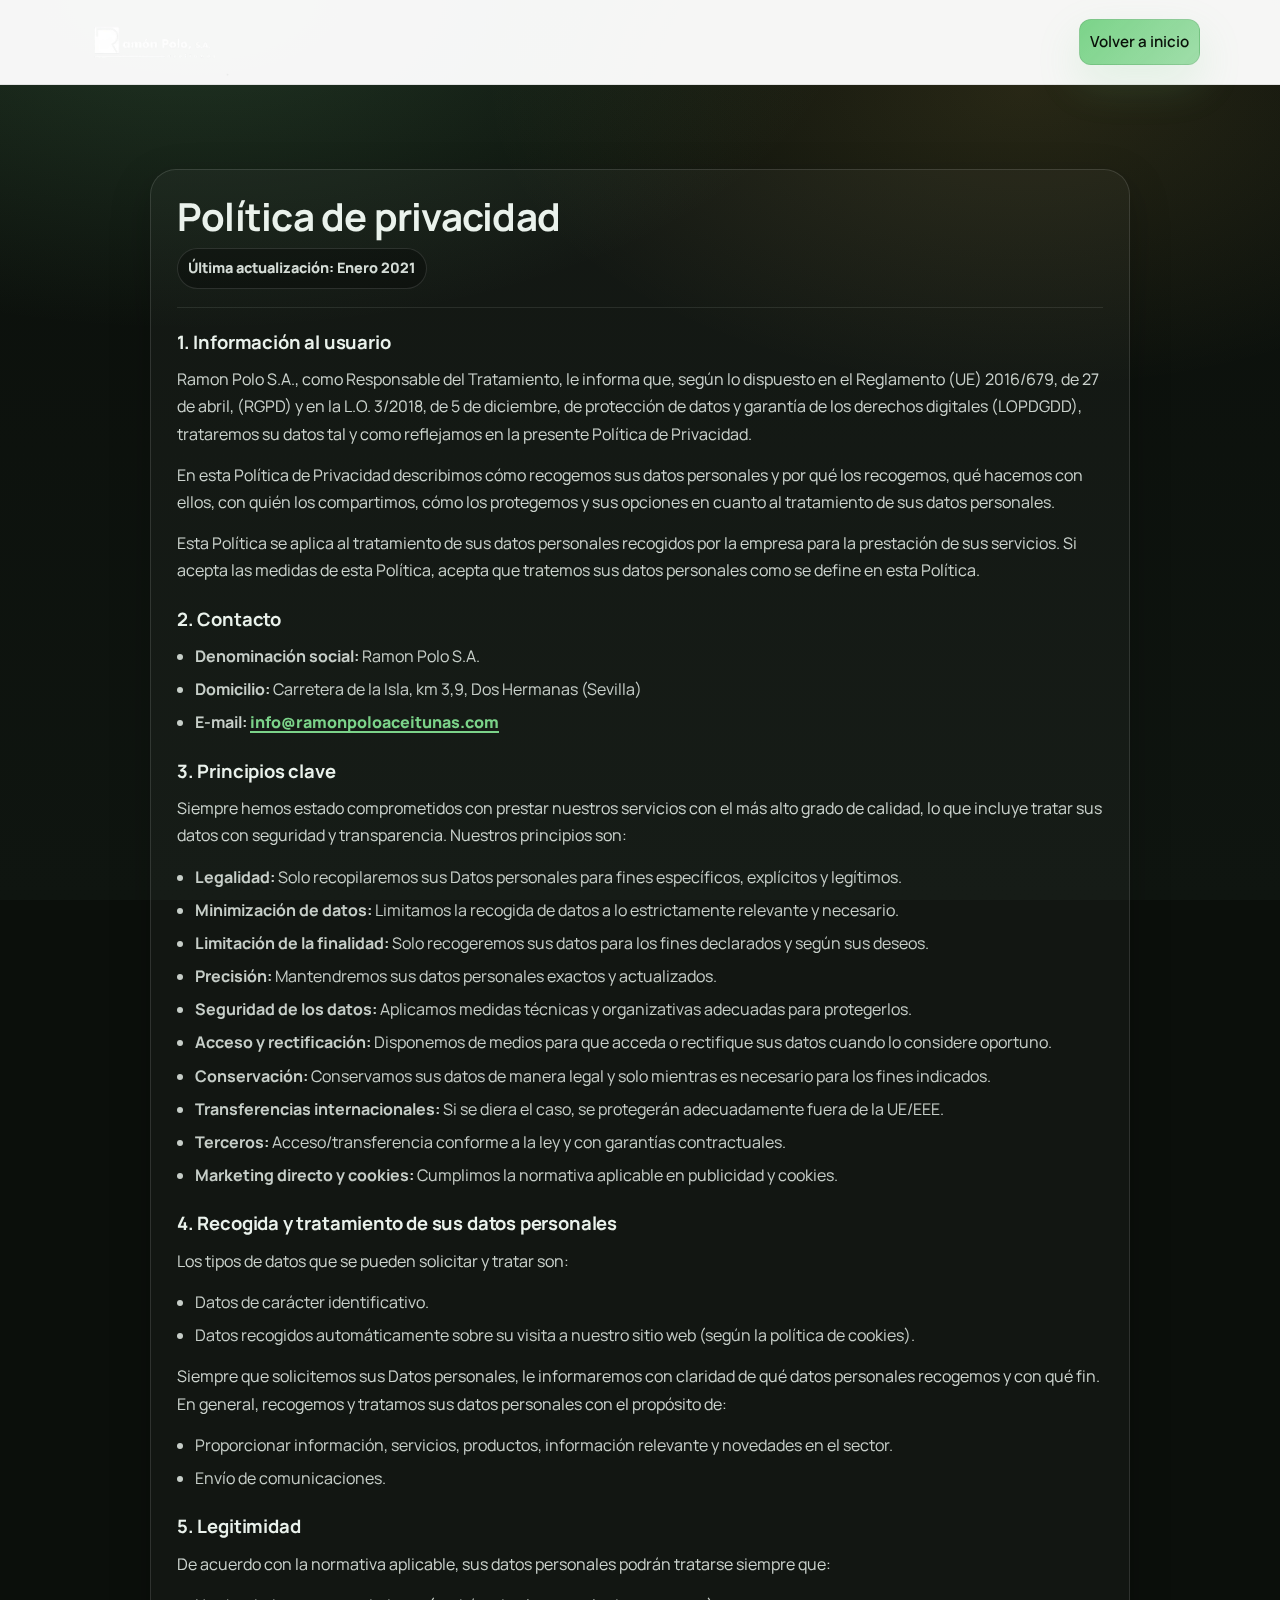
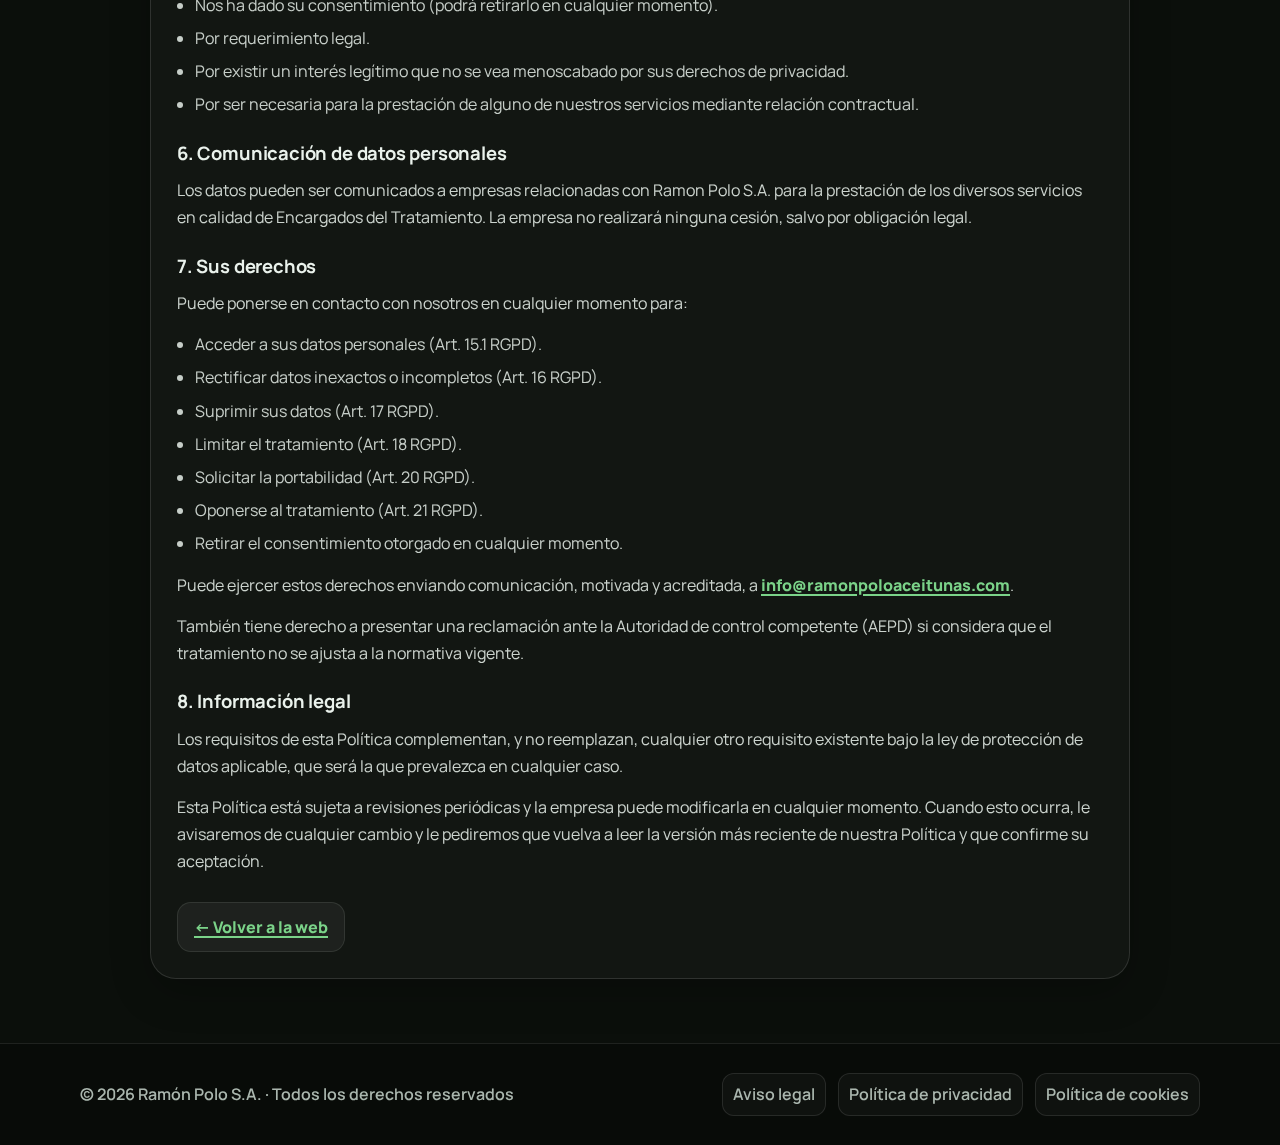
<file: politica-privacidad.html>
<!doctype html>
<html lang="es">
  <link rel="icon" href="img/favicon.ico" type="image/x-icon">
<head>
  <meta charset="utf-8" />
  <meta name="viewport" content="width=device-width, initial-scale=1" />
  <title>Política de privacidad | Ramón Polo S.A.</title>
  <meta name="description" content="Política de privacidad y tratamiento de datos de Ramón Polo S.A." />

  <!-- Misma fuente -->
  <link rel="preconnect" href="https://fonts.googleapis.com">
  <link rel="preconnect" href="https://fonts.gstatic.com" crossorigin>
  <link href="https://fonts.googleapis.com/css2?family=Manrope:wght@300;400;500;600;700&display=swap" rel="stylesheet">

  <!-- Tu CSS principal -->
  <link rel="stylesheet" href="styles.css" />

  <!-- Estilo mínimo SOLO para esta página -->
  <style>
    .legal{ padding: 84px 0 64px; }
    .legal-card{
      max-width: 980px;
      margin: 0 auto;
      border-radius: var(--radius-lg);
      border: 1px solid rgba(255,255,255,.12);
      background: rgba(255,255,255,.03);
      box-shadow: 0 14px 40px rgba(0,0,0,.22);
      padding: 26px;
    }
    .legal h1{
      margin: 0 0 10px;
      font-size: clamp(2rem, 3vw, 2.6rem);
      letter-spacing: -.02em;
      line-height: 1.1;
    }
    .legal .meta{
      margin: 0 0 18px;
      color: rgba(184,198,189,.95);
      font-weight: 600;
    }
    .legal h2{
      margin: 20px 0 10px;
      font-size: 1.15rem;
      letter-spacing: -.01em;
    }
    .legal p{
      margin: 0 0 14px;
      color: rgba(234,242,236,.86);
      line-height: 1.7;
    }
    .legal ul{
      margin: 0 0 14px;
      padding-left: 18px;
      color: rgba(234,242,236,.84);
      line-height: 1.7;
    }
    .legal li{ margin: 6px 0; }
    .legal .divider{
      height: 1px;
      background: rgba(234,242,236,.10);
      margin: 18px 0;
    }
    .legal a{
      color: var(--accent);
      font-weight: 800;
      text-decoration: underline;
      text-underline-offset: 3px;
      text-decoration-thickness: 2px;
    }
    .legal .back{
      display:inline-flex;
      margin-top: 12px;
    }
    .pill{
      display:inline-flex;
      padding: 7px 10px;
      border-radius: 999px;
      border: 1px solid rgba(255,255,255,.12);
      background: rgba(0,0,0,.28);
      color: rgba(234,242,236,.90);
      font-weight: 800;
      font-size: .9rem;
    }
  </style>
</head>

<body>
  <header class="site-header" aria-label="Cabecera">
    <div class="container header-inner">
      <a class="brand" href="index.html#inicio" aria-label="Ir a la página principal">
        <img src="img/logoRamonPolo.png" alt="Ramón Polo S.A." />
      </a>

      <nav class="nav" aria-label="Menú">
        <a class="nav-cta" href="index.html#inicio">Volver a inicio</a>
      </nav>
    </div>
  </header>

  <main class="legal">
    <div class="container">
      <article class="legal-card" aria-label="Política de privacidad">
        <h1>Política de privacidad</h1>
        <p class="meta">
          <span class="pill">Última actualización: Enero 2021</span>
        </p>

        <div class="divider" aria-hidden="true"></div>

        <h2>1. Información al usuario</h2>
        <p>
          Ramon Polo S.A., como Responsable del Tratamiento, le informa que, según lo dispuesto en el Reglamento (UE) 2016/679,
          de 27 de abril, (RGPD) y en la L.O. 3/2018, de 5 de diciembre, de protección de datos y garantía de los derechos digitales
          (LOPDGDD), trataremos su datos tal y como reflejamos en la presente Política de Privacidad.
        </p>
        <p>
          En esta Política de Privacidad describimos cómo recogemos sus datos personales y por qué los recogemos, qué hacemos con ellos,
          con quién los compartimos, cómo los protegemos y sus opciones en cuanto al tratamiento de sus datos personales.
        </p>
        <p>
          Esta Política se aplica al tratamiento de sus datos personales recogidos por la empresa para la prestación de sus servicios.
          Si acepta las medidas de esta Política, acepta que tratemos sus datos personales como se define en esta Política.
        </p>

        <h2>2. Contacto</h2>
        <ul>
          <li><strong>Denominación social:</strong> Ramon Polo S.A.</li>
          <li><strong>Domicilio:</strong> Carretera de la Isla, km 3,9, Dos Hermanas (Sevilla)</li>
          <li><strong>E-mail:</strong> <a href="mailto:info@ramonpoloaceitunas.com">info@ramonpoloaceitunas.com</a></li>
        </ul>

        <h2>3. Principios clave</h2>
        <p>
          Siempre hemos estado comprometidos con prestar nuestros servicios con el más alto grado de calidad, lo que incluye tratar sus datos
          con seguridad y transparencia. Nuestros principios son:
        </p>
        <ul>
          <li><strong>Legalidad:</strong> Solo recopilaremos sus Datos personales para fines específicos, explícitos y legítimos.</li>
          <li><strong>Minimización de datos:</strong> Limitamos la recogida de datos a lo estrictamente relevante y necesario.</li>
          <li><strong>Limitación de la finalidad:</strong> Solo recogeremos sus datos para los fines declarados y según sus deseos.</li>
          <li><strong>Precisión:</strong> Mantendremos sus datos personales exactos y actualizados.</li>
          <li><strong>Seguridad de los datos:</strong> Aplicamos medidas técnicas y organizativas adecuadas para protegerlos.</li>
          <li><strong>Acceso y rectificación:</strong> Disponemos de medios para que acceda o rectifique sus datos cuando lo considere oportuno.</li>
          <li><strong>Conservación:</strong> Conservamos sus datos de manera legal y solo mientras es necesario para los fines indicados.</li>
          <li><strong>Transferencias internacionales:</strong> Si se diera el caso, se protegerán adecuadamente fuera de la UE/EEE.</li>
          <li><strong>Terceros:</strong> Acceso/transferencia conforme a la ley y con garantías contractuales.</li>
          <li><strong>Marketing directo y cookies:</strong> Cumplimos la normativa aplicable en publicidad y cookies.</li>
        </ul>

        <h2>4. Recogida y tratamiento de sus datos personales</h2>
        <p>Los tipos de datos que se pueden solicitar y tratar son:</p>
        <ul>
          <li>Datos de carácter identificativo.</li>
          <li>Datos recogidos automáticamente sobre su visita a nuestro sitio web (según la política de cookies).</li>
        </ul>
        <p>
          Siempre que solicitemos sus Datos personales, le informaremos con claridad de qué datos personales recogemos y con qué fin.
          En general, recogemos y tratamos sus datos personales con el propósito de:
        </p>
        <ul>
          <li>Proporcionar información, servicios, productos, información relevante y novedades en el sector.</li>
          <li>Envío de comunicaciones.</li>
        </ul>

        <h2>5. Legitimidad</h2>
        <p>De acuerdo con la normativa aplicable, sus datos personales podrán tratarse siempre que:</p>
        <ul>
          <li>Nos ha dado su consentimiento (podrá retirarlo en cualquier momento).</li>
          <li>Por requerimiento legal.</li>
          <li>Por existir un interés legítimo que no se vea menoscabado por sus derechos de privacidad.</li>
          <li>Por ser necesaria para la prestación de alguno de nuestros servicios mediante relación contractual.</li>
        </ul>

        <h2>6. Comunicación de datos personales</h2>
        <p>
          Los datos pueden ser comunicados a empresas relacionadas con Ramon Polo S.A. para la prestación de los diversos servicios en calidad
          de Encargados del Tratamiento. La empresa no realizará ninguna cesión, salvo por obligación legal.
        </p>

        <h2>7. Sus derechos</h2>
        <p>Puede ponerse en contacto con nosotros en cualquier momento para:</p>
        <ul>
          <li>Acceder a sus datos personales (Art. 15.1 RGPD).</li>
          <li>Rectificar datos inexactos o incompletos (Art. 16 RGPD).</li>
          <li>Suprimir sus datos (Art. 17 RGPD).</li>
          <li>Limitar el tratamiento (Art. 18 RGPD).</li>
          <li>Solicitar la portabilidad (Art. 20 RGPD).</li>
          <li>Oponerse al tratamiento (Art. 21 RGPD).</li>
          <li>Retirar el consentimiento otorgado en cualquier momento.</li>
        </ul>
        <p>
          Puede ejercer estos derechos enviando comunicación, motivada y acreditada, a
          <a href="mailto:info@ramonpoloaceitunas.com">info@ramonpoloaceitunas.com</a>.
        </p>
        <p>
          También tiene derecho a presentar una reclamación ante la Autoridad de control competente (AEPD)
          si considera que el tratamiento no se ajusta a la normativa vigente.
        </p>

        <h2>8. Información legal</h2>
        <p>
          Los requisitos de esta Política complementan, y no reemplazan, cualquier otro requisito existente bajo la ley de protección de datos
          aplicable, que será la que prevalezca en cualquier caso.
        </p>
        <p>
          Esta Política está sujeta a revisiones periódicas y la empresa puede modificarla en cualquier momento. Cuando esto ocurra, le avisaremos
          de cualquier cambio y le pediremos que vuelva a leer la versión más reciente de nuestra Política y que confirme su aceptación.
        </p>

        <a class="btn btn-ghost back" href="index.html#inicio">← Volver a la web</a>
      </article>
    </div>
  </main>

  <footer class="footer" aria-label="Pie de página">
    <div class="container footer-inner">
      <p>© <span id="year">2026</span> Ramón Polo S.A. · Todos los derechos reservados</p>
      <div class="footer-links">
        <a href="aviso-legal.html">Aviso legal</a>
        <a href="politica-privacidad.html">Política de privacidad</a>
        <a href="#">Política de cookies</a>
      </div>
    </div>
  </footer>

  <script>
    document.getElementById("year").textContent = new Date().getFullYear();
  </script>
</body>
</html>
</file>
<file: styles.css>
/* =========
   Base
========= */
:root{
  --bg: #0b0f0b;
  --bg-2:#0f1510;
  --card:#0f1711;
  --text:#eaf2ec;
  --muted:#b8c6bd;
  --line: rgba(234,242,236,.10);
  --accent:#7bd389;
  --accent-2:#f4d35e;
  --shadow: 0 24px 70px rgba(0,0,0,.45);
  --radius: 18px;
  --radius-lg: 26px;
  --max: 1120px;
}

*{ box-sizing:border-box; }
html{ scroll-behavior:smooth; }
html, body{
  height: 100%;
  background: var(--bg); /* evita el blanco del overscroll */
}
html{
  background-color: var(--bg);
}
html, body{
  height: 100%;
  background: var(--bg);
}

body{
  overscroll-behavior-y: none; /* evita el rebote hacia el fondo del navegador */
}


body{
  margin:0;
  font-family: "Manrope", system-ui, -apple-system, Segoe UI, Roboto, Arial, sans-serif;
  background:
    radial-gradient(1200px 600px at 15% 0%, rgba(123,211,137,.20), transparent 55%),
    radial-gradient(900px 500px at 80% 10%, rgba(244,211,94,.12), transparent 60%),
    linear-gradient(180deg, var(--bg), var(--bg-2));
  color:var(--text);
  line-height:1.55;
}

img{ max-width:100%; display:block; }
a{ color:inherit; text-decoration:none; }
a:hover{ opacity:.92; }

.container{
  width:min(var(--max), calc(100% - 40px));
  margin-inline:auto;
}

.skip-link{
  position:absolute;
  left:-999px;
  top:10px;
  background:#fff;
  color:#000;
  padding:10px 12px;
  border-radius:10px;
}
.skip-link:focus{ left:10px; z-index:9999; }

/* =========
   Header / Nav
========= */
.site-header{
  position: sticky;
  top: 0;
  z-index: 100;
  background: rgba(255,255,255,0.96);
  backdrop-filter: saturate(1.1);
  border-bottom: 1px solid rgba(0,0,0,.08);
}

.header-inner{
  display:flex;
  align-items:center;
  justify-content:space-between;
  padding:6px 0;
  gap:14px;
}

.brand{
  display:flex;
  align-items:center;
  gap:12px;
  min-width: 220px;
}
.brand-mark{
  width:40px; height:40px;
  border-radius:14px;
  background:
    radial-gradient(circle at 30% 30%, rgba(244,211,94,.85), transparent 55%),
    radial-gradient(circle at 70% 70%, rgba(123,211,137,.75), transparent 60%),
    linear-gradient(135deg, rgba(255,255,255,.14), rgba(255,255,255,.04));
  border: 1px solid rgba(255,255,255,.14);
  box-shadow: 0 16px 40px rgba(0,0,0,.35);
}
.brand-text{ display:flex; flex-direction:column; line-height:1.1; }
.brand-text strong{ font-weight:800; letter-spacing:.2px; }
.brand-text span{ color:var(--muted); font-size:.92rem; margin-top:2px; }

.nav{
  display:flex;
  align-items:center;
  gap:18px;
}
.nav a{
  color: #2f6b3f; /* verde oscuro elegante */
  font-weight: 600;
  font-size: .95rem;
  padding: 10px 10px;
  border-radius: 12px;
  transition: background .2s ease, color .2s ease, transform .2s ease;
}
.nav a:hover{
  background: rgba(123,211,137,.14);
  color: #1f4d2e;
  transform: translateY(-1px);
}
.nav-cta{
  color:#081008 !important;
  background: linear-gradient(135deg, var(--accent), rgba(123,211,137,.70));
  border: 1px solid rgba(0,0,0,.08);
  box-shadow: 0 18px 44px rgba(123,211,137,.18);
}

/* Menú móvil sin JS */
.nav-toggle{ display:none; }
.nav-button{
  display:none;
  width:44px;
  height:44px;
  border-radius:14px;
  border:1px solid rgba(0,0,0,.12);
  background: #ffffff;
  align-items:center;
  justify-content:center;
  gap:6px;
  padding:10px;
}

.nav-button span{
  display:block;
  width:18px;
  height:2px;
  background: #2f6b3f; /* verde corporativo */
  border-radius:999px;
}


/* Logo en el header */
/* Logo más grande SIN agrandar el header */
.brand img{
  height: 72px;        /* antes 42px → ahora más grande */
  width: auto;
  display: block;
}


/* Alineación con el texto */
.brand{
  display: flex;
  align-items: center;
  gap: 12px;
}


@media (max-width: 900px){
  .nav-button{ display:flex; }
  .nav{
    position:absolute;
    left:0; right:0;
    top:70px;
    margin:0 auto;
    width:min(var(--max), calc(100% - 40px));
    padding:12px;
    border-radius:18px;
    background: rgba(10,14,10,.92);
    border:1px solid var(--line);
    box-shadow: var(--shadow);
    display:grid;
    gap:8px;
    transform: translateY(-10px);
    opacity:0;
    pointer-events:none;
    transition: opacity .2s ease, transform .2s ease;
  }
  .nav a{ padding:12px 12px; }
  .nav-toggle:checked ~ .nav{
    opacity:1;
    transform: translateY(0);
    pointer-events:auto;
  }
  .nav a{
   color: white;
    }

}

/* =========
   Hero FULL
========= */
.hero{
  position:relative;
  padding: 64px 0 28px;
    padding-top: 0;
}

.hero-full{
  min-height: 60vh;
  display:flex;
  align-items:center;
  padding: 84px 0 44px; /* compensa header */
}

.hero-bg{
  position:absolute;
  inset:0;
  z-index:-2;
  overflow:hidden;
}
.hero-bg img{
  width:100%;
  height:100%;
  object-fit:cover;
  filter: saturate(0.9) contrast(1.05);
  transform: scale(1.05);
}
.hero-full::before{
  content:"";
  position:absolute;
  inset:0;
  z-index:-1;
  background:
    radial-gradient(900px 520px at 20% 10%, rgba(123,211,137,.18), transparent 60%),
    radial-gradient(900px 520px at 85% 15%, rgba(244,211,94,.12), transparent 60%),
    linear-gradient(180deg, rgba(11,15,11,.82), rgba(11,15,11,.92));
}

.hero-grid{
  display:grid;
  grid-template-columns: 1.2fr .8fr;
  gap:34px;
  align-items:stretch;
    padding-top: clamp(24px, 6vh, 64px);
}

.eyebrow{
  color: rgba(234,242,236,.75);
  font-weight:700;
  letter-spacing:.12em;
  text-transform:uppercase;
  font-size:.78rem;
  margin:0 0 14px;
}

.hero h1{
  font-size: clamp(2.1rem, 3.3vw, 3.25rem);
  line-height:1.05;
  margin:0 0 14px;
  letter-spacing:-.02em;
}

.lead{
  color: rgba(234,242,236,.86);
  font-size:1.05rem;
  max-width: 62ch;
  margin:0 0 20px;
}

.hero-actions{
  display:flex;
  gap:12px;
  flex-wrap:wrap;
  margin: 18px 0 26px;
}

.btn{
  display:inline-flex;
  align-items:center;
  justify-content:center;
  gap:10px;
  padding: 12px 16px;
  border-radius: 14px;
  font-weight:800;
  border:1px solid var(--line);
  transition: transform .2s ease, background .2s ease, box-shadow .2s ease, opacity .2s ease;
}
.btn:hover{ transform: translateY(-2px); }
.btn-primary{
  color:#081008;
  background: linear-gradient(135deg, var(--accent), rgba(123,211,137,.72));
  box-shadow: 0 18px 52px rgba(123,211,137,.18);
}
.btn-ghost{
  background: rgba(255,255,255,.05);
  color: var(--text);
}

.hero-stats{
  display:grid;
  grid-template-columns: repeat(3, minmax(0,1fr));
  gap:12px;
  margin:0;
  padding:0;
}
.hero-stats div{
  padding:14px 14px;
  border:1px solid var(--line);
  border-radius: 16px;
  background: rgba(0,0,0,.18);
  backdrop-filter: blur(8px);
}
.hero-stats dt{
  font-weight:900;
  font-size:1.05rem;
  letter-spacing:-.01em;
}
.hero-stats dd{
  margin:4px 0 0;
  color: var(--muted);
  font-size:.92rem;
}

.scroll-indicator{
  margin-top: 18px;
  display:inline-flex;
  width: 44px;
  height: 44px;
  border-radius: 14px;
  border:1px solid rgba(255,255,255,.14);
  background: rgba(0,0,0,.18);
  backdrop-filter: blur(8px);
  align-items:center;
  justify-content:center;
}
.scroll-indicator span{
  width: 10px;
  height: 10px;
  border-right:2px solid rgba(234,242,236,.9);
  border-bottom:2px solid rgba(234,242,236,.9);
  transform: rotate(45deg);
  animation: bounce 1.25s ease-in-out infinite;
}
@keyframes bounce{
  0%,100%{ transform: rotate(45deg) translate(0,0); }
  50%{ transform: rotate(45deg) translate(2px,2px); }
}

.hero-media{
  display:flex;
  align-items:stretch;
}
.media-card{
  width:100%;
  border-radius: var(--radius-lg);
  border:1px solid rgba(255,255,255,.12);
  background:
    radial-gradient(circle at 20% 10%, rgba(244,211,94,.18), transparent 55%),
    radial-gradient(circle at 90% 30%, rgba(123,211,137,.18), transparent 60%),
    linear-gradient(180deg, rgba(255,255,255,.04), rgba(255,255,255,.02));
  box-shadow: var(--shadow);
  padding:18px;
  position:relative;
  overflow:hidden;
}

.media-badge{
  display:inline-flex;
  padding:8px 10px;
  border-radius:999px;
  background: rgba(0,0,0,.35);
  border:1px solid rgba(255,255,255,.12);
  color: rgba(234,242,236,.90);
  font-weight:800;
  font-size:.85rem;
}

.media-frame{
  margin-top:16px;
  height:280px;
  border-radius:22px;
  overflow:hidden;
  border:1px solid rgba(255,255,255,.12);
  position:relative;
}
.media-frame img{
  width:100%;
  height:100%;
  object-fit:cover;
  transform: scale(1.02);
}
.media-frame::after{
  content:"";
  position:absolute;
  inset:0;
  background: linear-gradient(180deg, rgba(0,0,0,.18), rgba(0,0,0,.40));
  pointer-events:none;
}

.media-caption{
  margin-top:14px;
  display:flex;
  flex-direction:column;
  gap:2px;
}
.media-caption strong{ font-weight:900; }
.media-caption span{ color: var(--muted); }

.hero-fade{
  position:absolute;
  left:0; right:0; bottom:-1px;
  height:70px;
  background: linear-gradient(180deg, transparent, rgba(11,15,11,.92));
  pointer-events:none;
}

@media (max-width: 900px){
  .hero-full{ padding-top: 34px; }
  .hero-grid{ grid-template-columns: 1fr; }
  .media-frame{ height: 220px; }
  .hero-stats{ grid-template-columns: 1fr; }
}

/* =========
   Sections
========= */
.section{
  padding: 64px 0;
  border-top: 1px solid var(--line);
}
.section.alt{
  background: linear-gradient(180deg, rgba(255,255,255,.02), rgba(255,255,255,.00));
}
.section-head{
  display:grid;
  grid-template-columns: 1fr;
  gap:12px;
  margin-bottom: 22px;
}
.section-head h2{
  margin:0;
  font-size: clamp(1.5rem, 2.2vw, 2.1rem);
  letter-spacing:-.02em;
}
.section-head p{
  margin:0;
  color: rgba(234,242,236,.82);
  max-width: 78ch;
}

.cards{ display:grid; gap:14px; }
.cards.two{ grid-template-columns: repeat(2, minmax(0,1fr)); }
.cards.three{ grid-template-columns: repeat(3, minmax(0,1fr)); }

@media (max-width: 900px){
  .cards.two, .cards.three{ grid-template-columns: 1fr; }
}

.card{
  border-radius: var(--radius);
  border:1px solid rgba(255,255,255,.12);
  background: rgba(255,255,255,.03);
  padding: 18px;
  box-shadow: 0 14px 40px rgba(0,0,0,.22);
}

.card h3{
  margin:0 0 8px;
  font-size:1.05rem;
  letter-spacing:-.01em;
}
.card p{ margin:0; color: rgba(234,242,236,.80); }

.note{
  margin-top: 14px;
  border-radius: var(--radius);
  border: 1px solid rgba(123,211,137,.22);
  background: rgba(123,211,137,.06);
  padding: 14px 16px;
}
.note p{ margin:0; color: rgba(234,242,236,.86); }
.note a{
  color: var(--accent);
  font-weight:800;
  text-decoration: underline;
  text-decoration-thickness: 2px;
  text-underline-offset: 3px;
}

.callout{
  margin-top: 16px;
  padding: 18px;
  border-radius: var(--radius-lg);
  border: 1px solid rgba(244,211,94,.18);
  background:
    radial-gradient(600px 180px at 20% 0%, rgba(244,211,94,.12), transparent 65%),
    rgba(255,255,255,.03);
}
.callout h3{ margin:0 0 10px; }
.callout ul{ margin:0; padding-left: 18px; color: rgba(234,242,236,.82); }

/* =========
   Split layout (texto + imagen)
========= */
.split{
  display:grid;
  grid-template-columns: 1.15fr .85fr;
  gap:16px;
  align-items:start;
}
.split.reverse{
  grid-template-columns: .85fr 1.15fr;
}
.split-text{ min-width: 0; }
.split-media{ min-width: 0; }

.photo-card{
  border-radius: var(--radius-lg);
  border:1px solid rgba(255,255,255,.12);
  background: rgba(255,255,255,.03);
  overflow:hidden;
  box-shadow: var(--shadow);
  height: 100%;
}
.photo-card img{
  width:100%;
  height:100%;
  object-fit:cover;
  min-height: 420px;
}
@media (max-width: 900px){
  .split, .split.reverse{ grid-template-columns: 1fr; }
  .photo-card img{ min-height: 240px; }
}

/* =========
   Image strip (galería)
========= */
.image-strip{
  display:grid;
  grid-template-columns: repeat(3, minmax(0,1fr));
  gap:14px;
  margin: 18px 0 18px;
}
.img-tile{
  margin:0;
  border-radius: var(--radius-lg);
  border:1px solid rgba(255,255,255,.12);
  overflow:hidden;
  background: rgba(255,255,255,.02);
  box-shadow: 0 14px 40px rgba(0,0,0,.20);
}
.img-tile img{
  width:100%;
  height: 210px;
  object-fit:cover;
  transform: scale(1.02);
}
@media (max-width: 900px){
  .image-strip{ grid-template-columns: 1fr; }
  .img-tile img{ height: 220px; }
}

/* =========
   Banner visual
========= */
.banner{
  position:relative;
  padding: 70px 0;
  border-top: 1px solid var(--line);
  border-bottom: 1px solid var(--line);
  overflow:hidden;
}
.banner-media{
  position:absolute;
  inset:0;
  z-index:-2;
}
.banner-media img{
  width:100%;
  height:100%;
  object-fit:cover;
  filter: saturate(0.9) contrast(1.05);
}
.banner::before{
  content:"";
  position:absolute;
  inset:0;
  z-index:-1;
  background: linear-gradient(180deg, rgba(11,15,11,.78), rgba(11,15,11,.92));
}
.banner-content h2{
  margin:0 0 8px;
  font-size: clamp(1.6rem, 2.5vw, 2.2rem);
}
.banner-content p{
  margin:0;
  color: rgba(234,242,236,.84);
  max-width: 70ch;
}

/* =========
   Products (con imagen)
========= */
.product-grid{
  display:grid;
  grid-template-columns: repeat(2, minmax(0,1fr));
  gap:18px;
  max-width: 820px;     /* evita que queden demasiado separados */
  margin: 0 auto;
}


.product{
  border-radius: var(--radius-lg);
  border:1px solid rgba(255,255,255,.12);
  background: rgba(255,255,255,.03);
  padding: 18px;
  box-shadow: 0 14px 40px rgba(0,0,0,.22);
  position:relative;
  overflow:hidden;
}

.product-media{
  border-radius: 18px;
  overflow:hidden;
  border:1px solid rgba(255,255,255,.12);
  height: 170px;
  margin-bottom: 12px;
  position:relative;
}
.product-media img{
  width:100%;
  height:100%;
  object-fit:cover;
  transform: scale(1.02);
}
.product-media::after{
  content:"";
  position:absolute;
  inset:0;
  background: linear-gradient(180deg, rgba(0,0,0,.10), rgba(0,0,0,.35));
  pointer-events:none;
}

.product.featured{
  background:
    radial-gradient(700px 260px at 10% 0%, rgba(123,211,137,.18), transparent 60%),
    radial-gradient(700px 260px at 90% 70%, rgba(244,211,94,.14), transparent 60%),
    rgba(255,255,255,.03);
  border-color: rgba(123,211,137,.22);
}

.product-top h3{ margin:0 0 6px; font-size:1.2rem; }
.product-top p{ margin:0; color: rgba(234,242,236,.78); }

.tag{
  display:inline-flex;
  padding:7px 10px;
  border-radius:999px;
  background: rgba(0,0,0,.32);
  border:1px solid rgba(255,255,255,.12);
  color: rgba(234,242,236,.90);
  font-weight:900;
  font-size:.82rem;
  margin-bottom:10px;
}

.product-list{
  margin: 14px 0 0;
  padding-left: 18px;
  color: rgba(234,242,236,.80);
}

@media (max-width: 900px){
  .product-grid{ grid-template-columns: 1fr; }
}

/* =========
   Timeline
========= */
.timeline{ display:grid; gap:12px; }

.step{
  border-radius: var(--radius);
  border:1px solid rgba(255,255,255,.12);
  background: rgba(255,255,255,.03);
  padding: 16px 18px;
  position:relative;
}
.step h3{ margin:0 0 6px; }
.step p{ margin:0; color: rgba(234,242,236,.80); }

/* =========================
   HISTORIA – imágenes intercaladas (layout normal)
========================= */

.history-wide{
  margin: 16px 0;
  border-radius: var(--radius-lg);
  border: 1px solid rgba(255,255,255,.12);
  overflow: hidden;
  background: rgba(255,255,255,.03);
  box-shadow: 0 14px 40px rgba(0,0,0,.22);
  position: relative;
}

.history-wide img{
  width:100%;
  height: 320px;        /* desktop */
  object-fit: cover;
  display:block;
}

.history-wide::after{
  content:"";
  position:absolute;
  inset:0;
  background: linear-gradient(180deg, rgba(0,0,0,.08), rgba(0,0,0,.26));
  pointer-events:none;
}

@media (max-width: 900px){
  .history-wide img{
    height: 220px;      /* móvil */
  }
}




/* =========
   Contact
========= */
/* CONTACTO sin formulario */
.contact-simple{
  grid-template-columns: 1fr 1fr;
  align-items: stretch;
}

@media (max-width: 900px){
  .contact-simple{
    grid-template-columns: 1fr;
  }
}

.contact-actions{
  display:flex;
  gap:10px;
  flex-wrap:wrap;
  margin-top: 14px;
}

/* Mapa */
.map-embed{
  margin-top: 10px;
  border-radius: 16px;
  overflow: hidden;
  border: 1px solid rgba(255,255,255,.12);
  background: rgba(0,0,0,.25);
  height: 260px;
  position: relative;
}

.map-embed iframe{
  width:100%;
  height:100%;
  border:0;
  display:block;
}
/* Espacio entre las tarjetas de contacto */
#contacto .card + .card{
  margin-top: 16px;
}



/* =========
   Footer
========= */
.footer{
  border-top:1px solid var(--line);
  padding: 22px 0;
  background: rgba(0,0,0,.22);
}
.footer-inner{
  display:flex;
  align-items:center;
  justify-content:space-between;
  gap:12px;
  flex-wrap:wrap;
  color: rgba(184,198,189,.92);
  font-weight:600;
}
.footer-links{
  display:flex;
  gap:12px;
  flex-wrap:wrap;
}
.footer-links a{
  padding:8px 10px;
  border-radius: 12px;
  border: 1px solid rgba(255,255,255,.10);
  background: rgba(255,255,255,.03);
}
.section.mision{
  background: linear-gradient(180deg, #0b0f0b 0%, #0f1510 100%);
}
</file>
